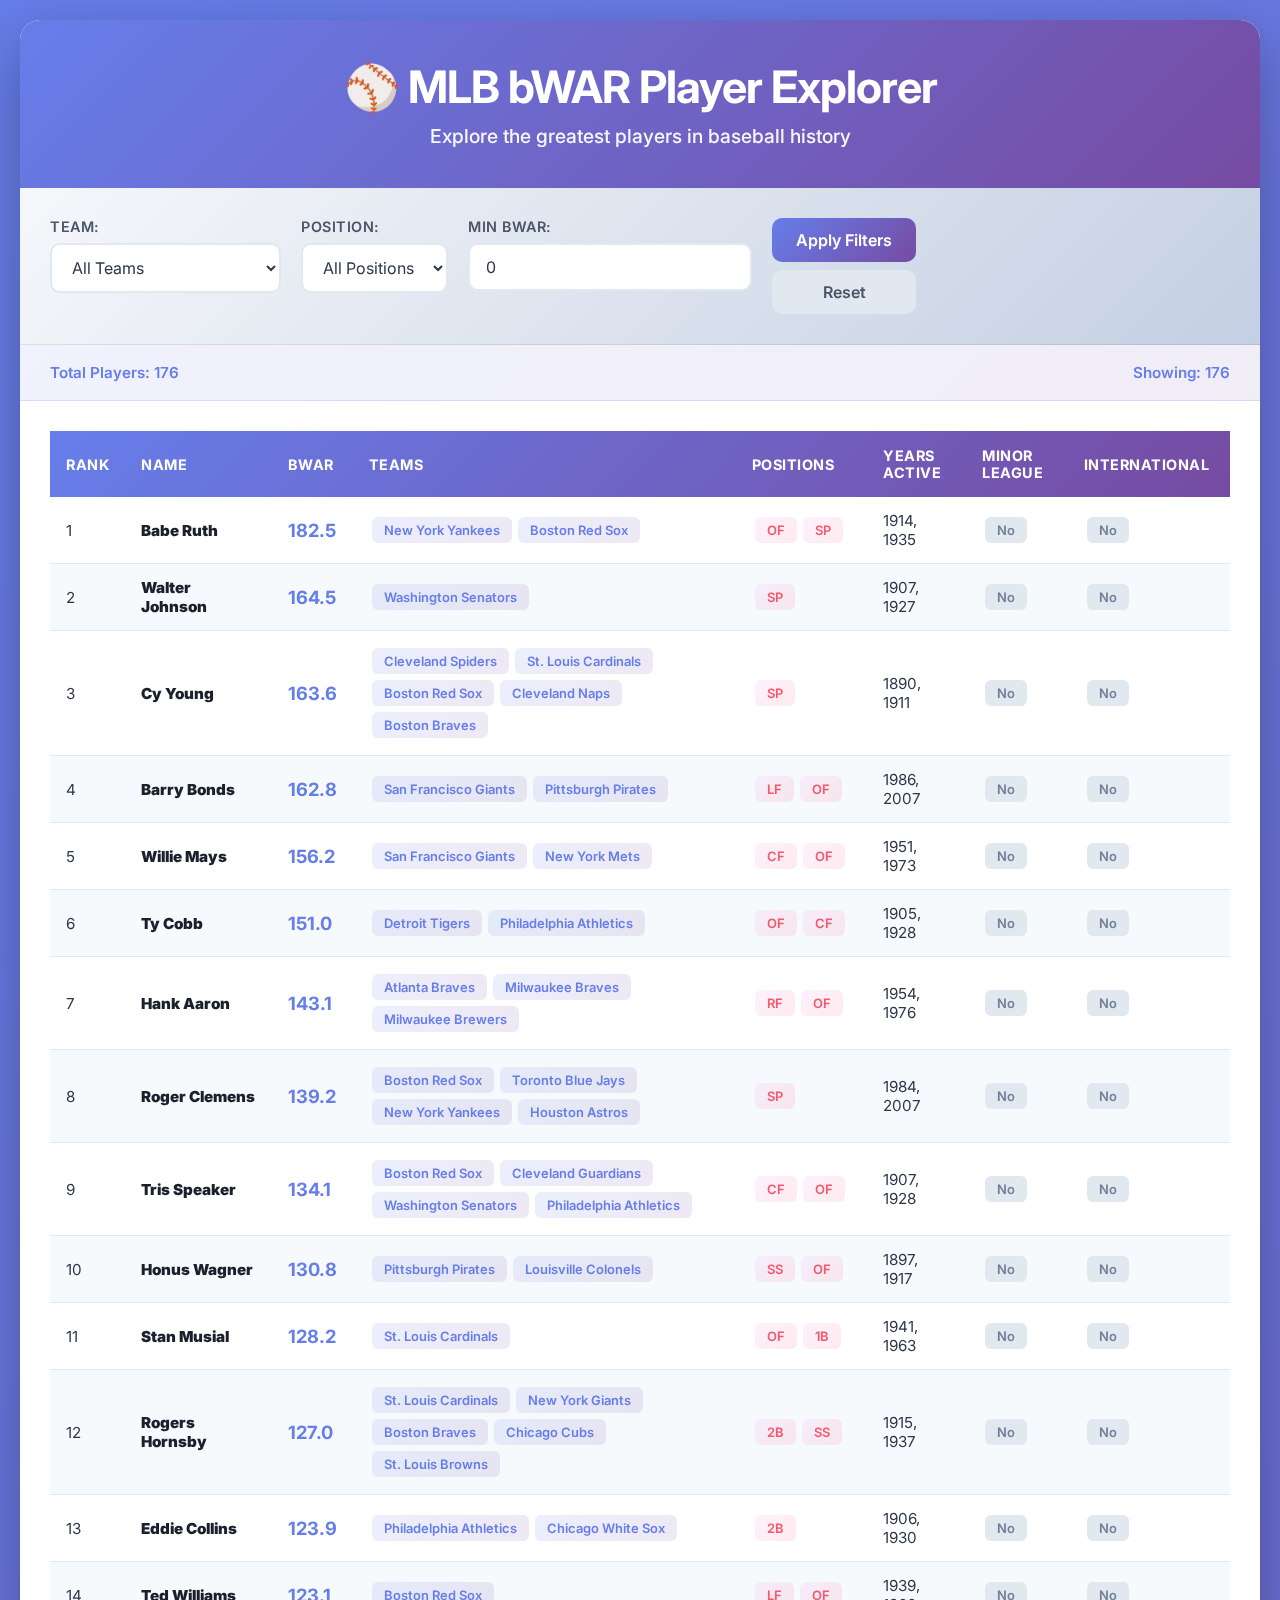
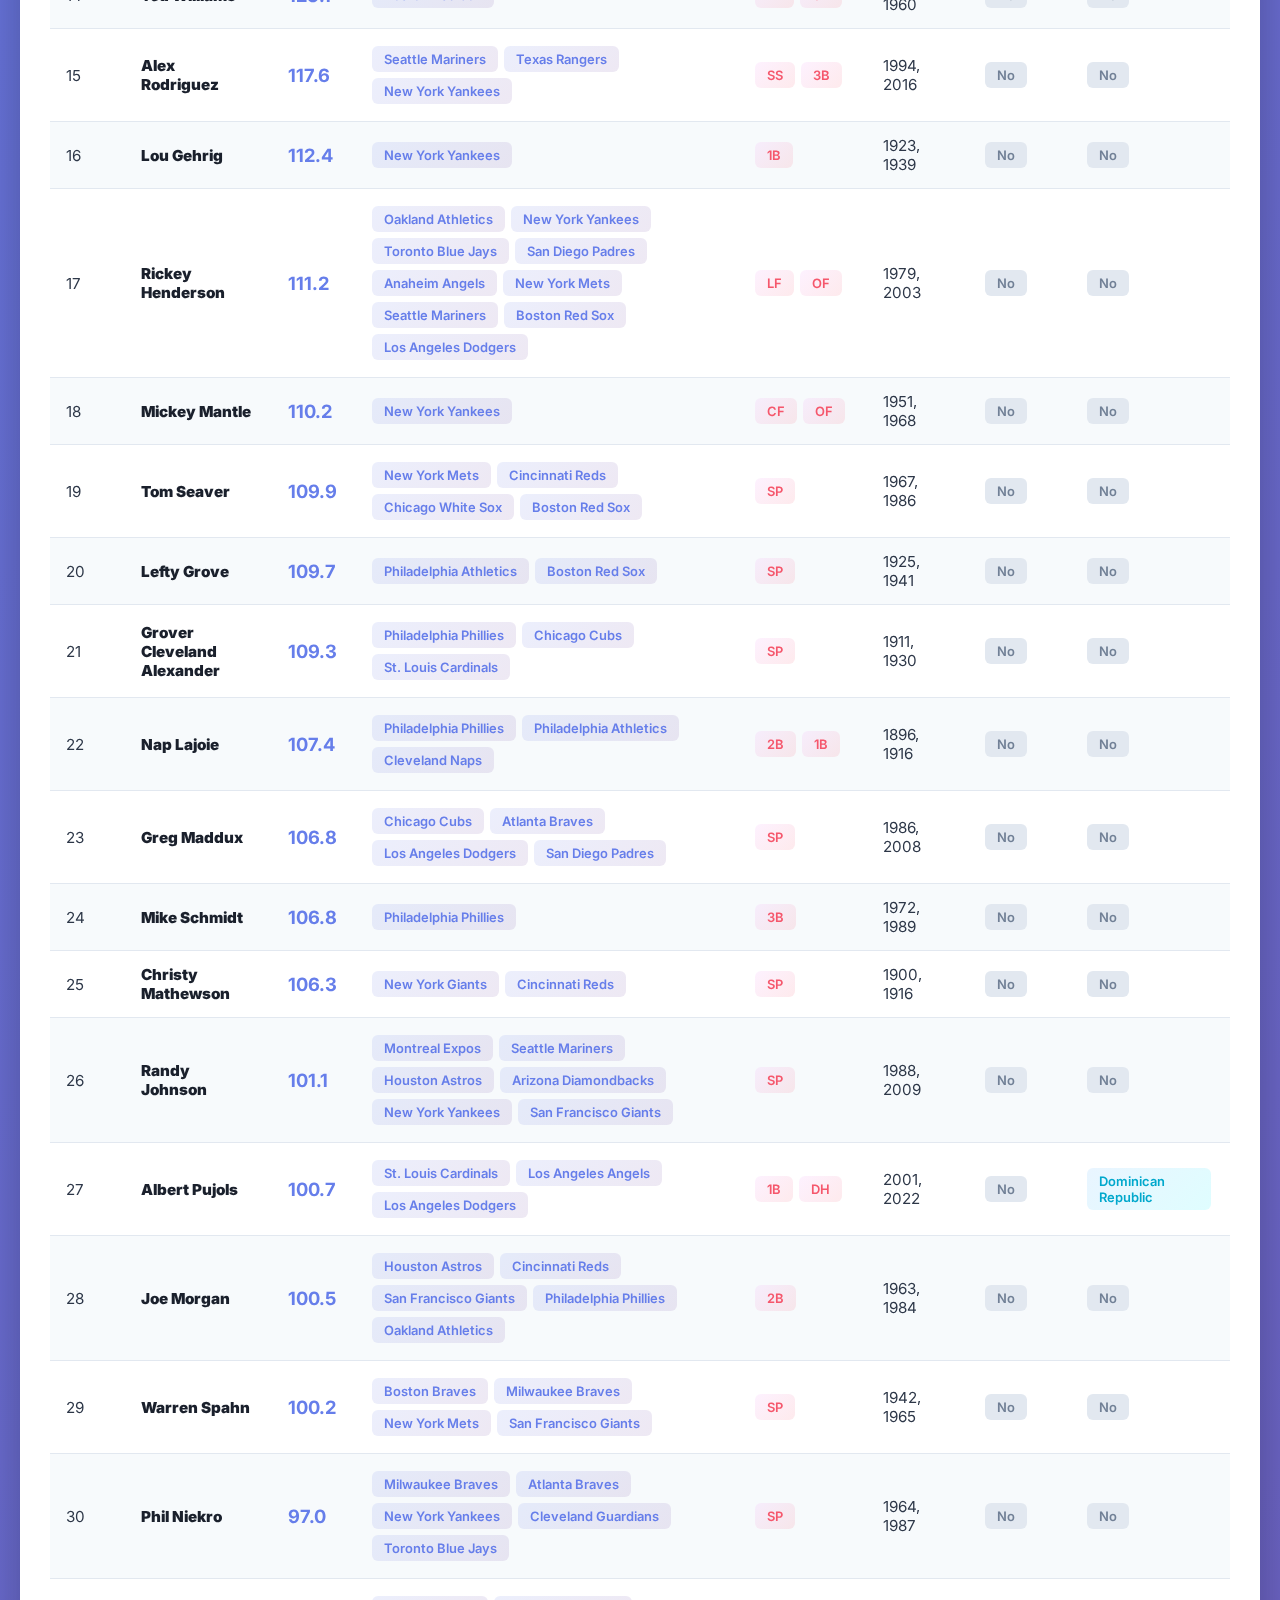
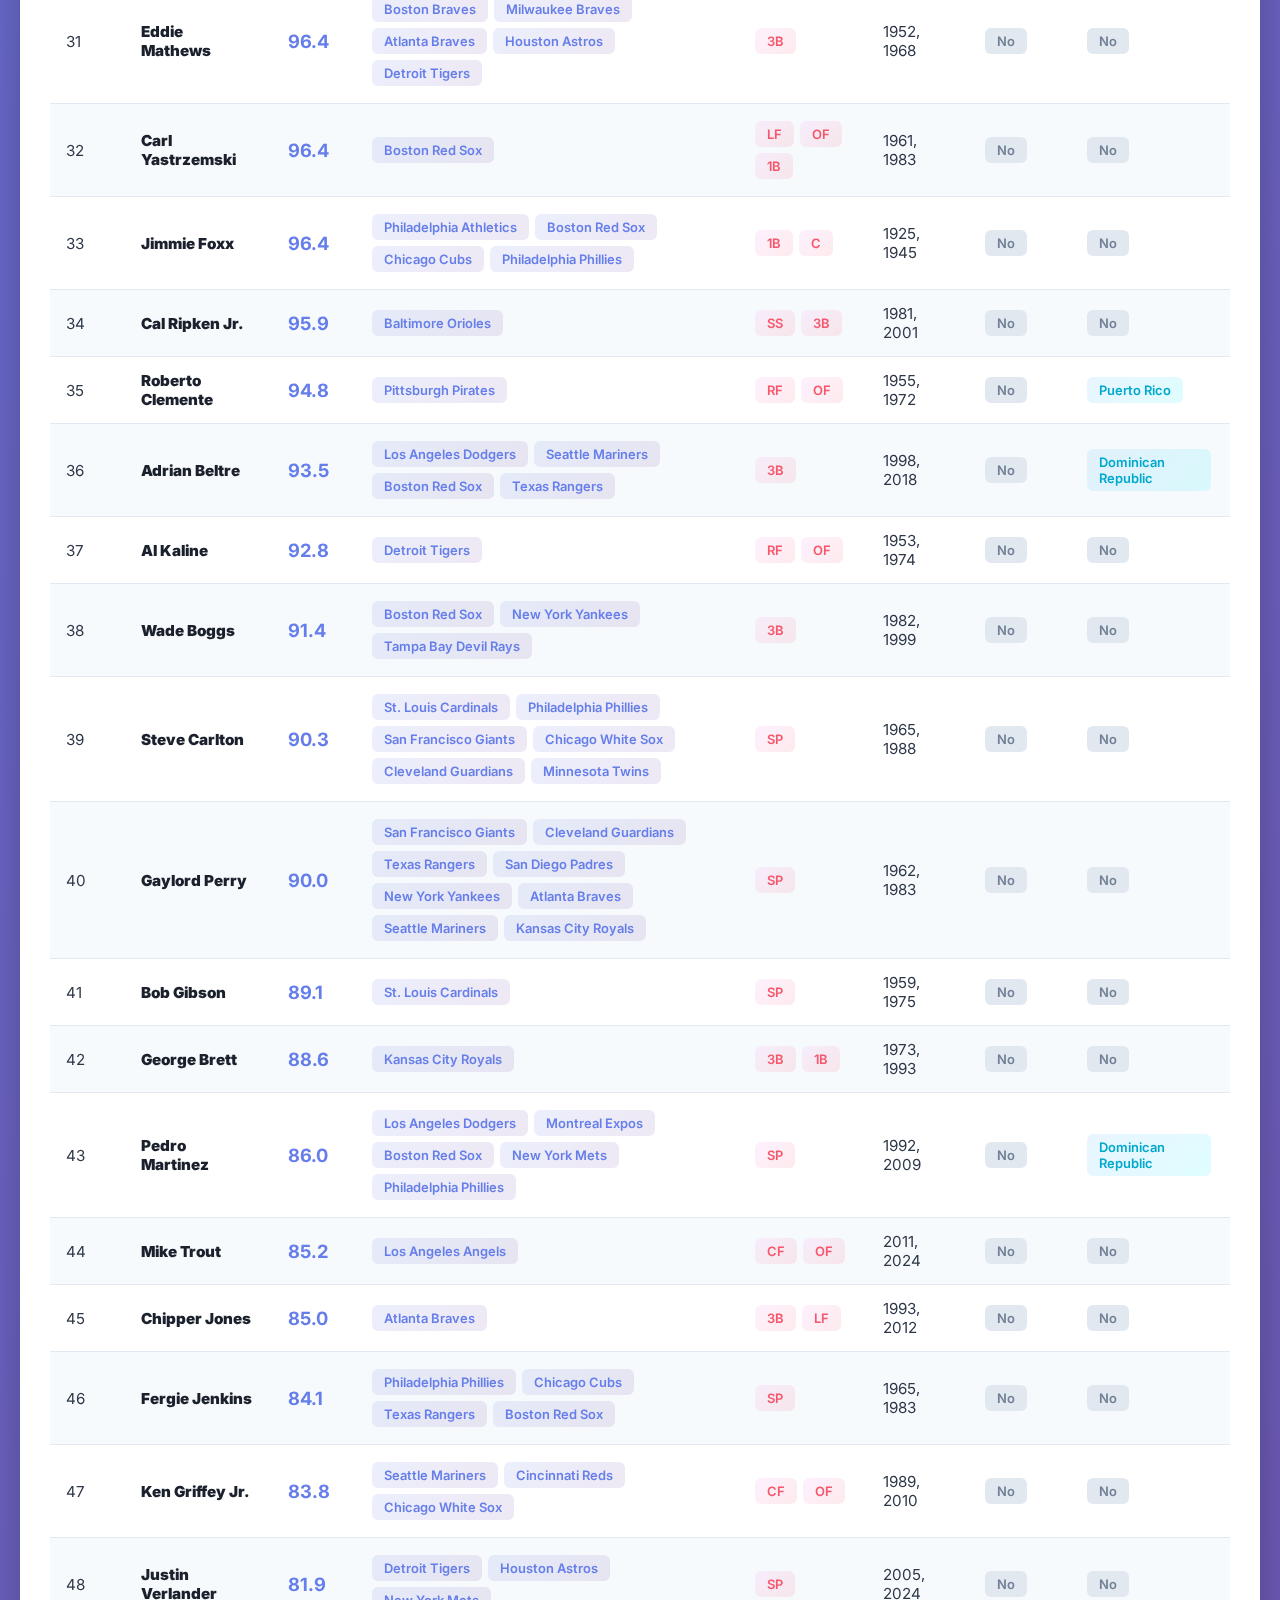
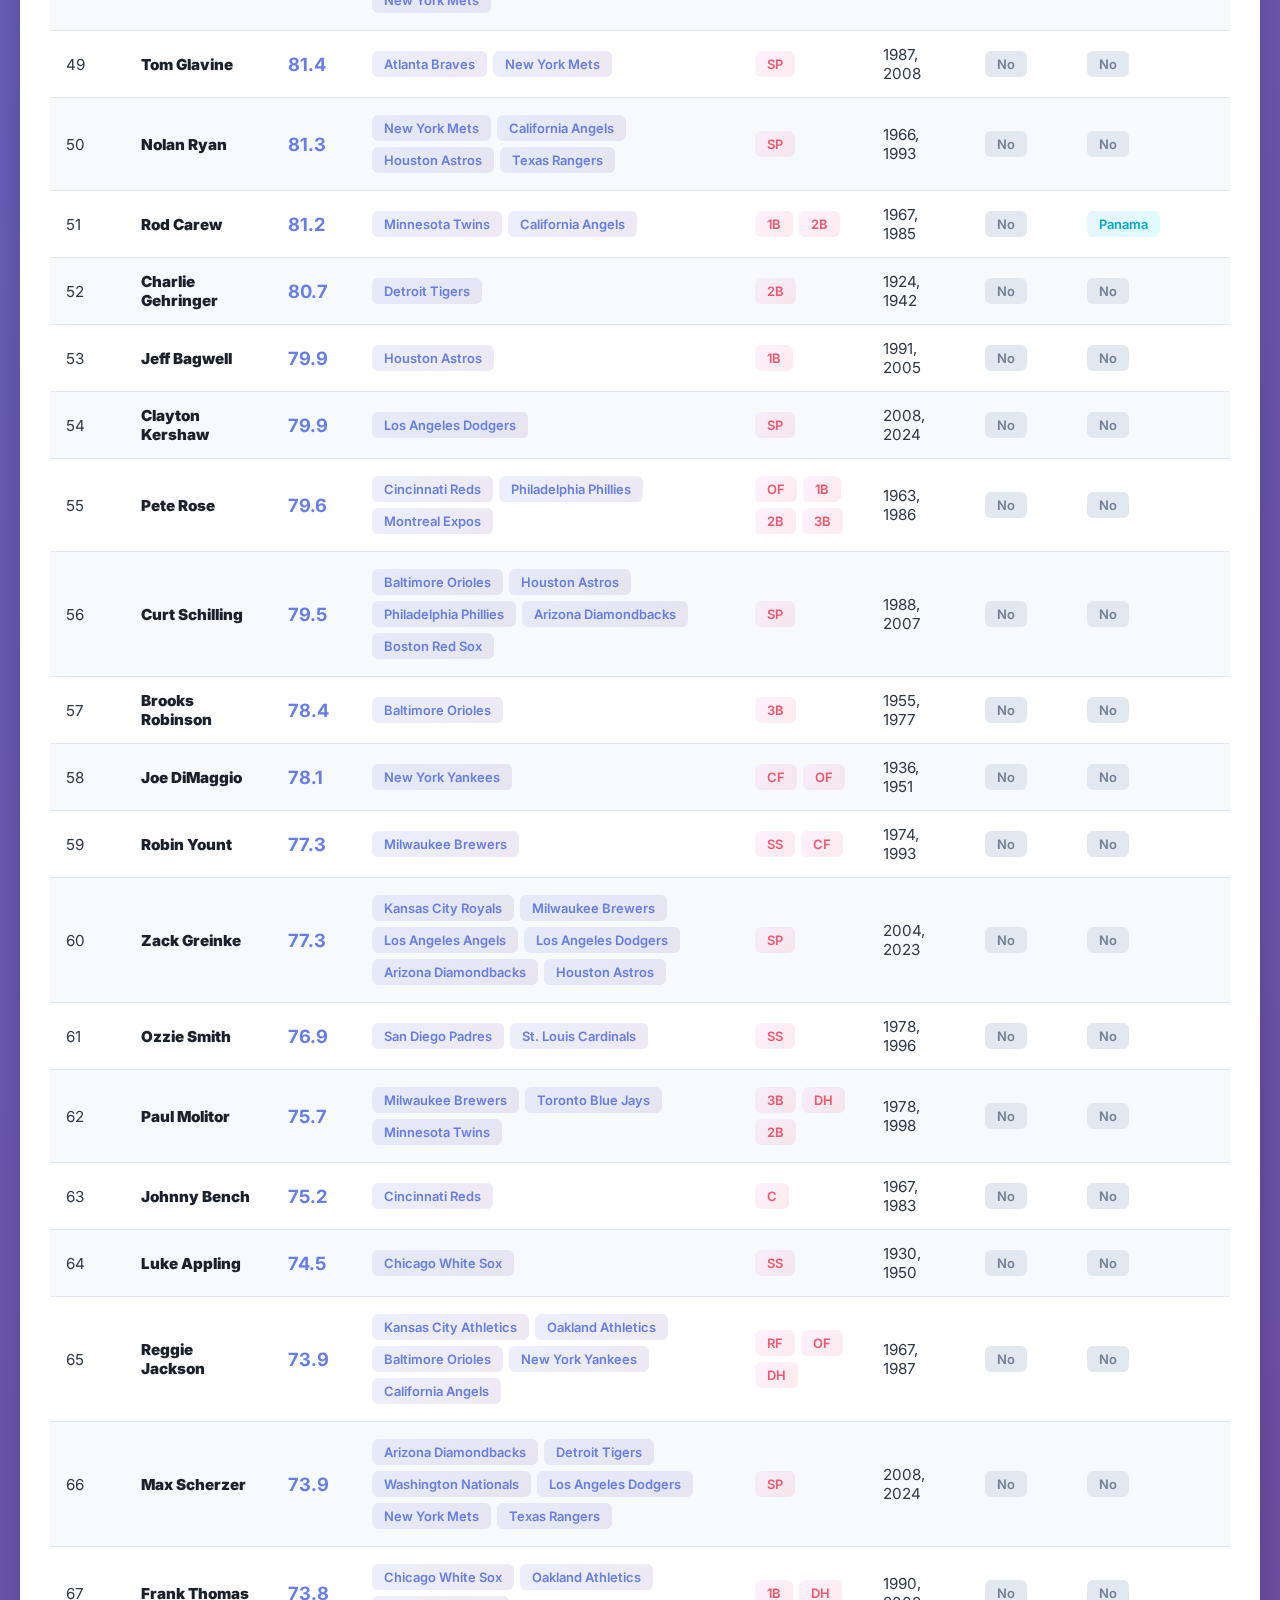
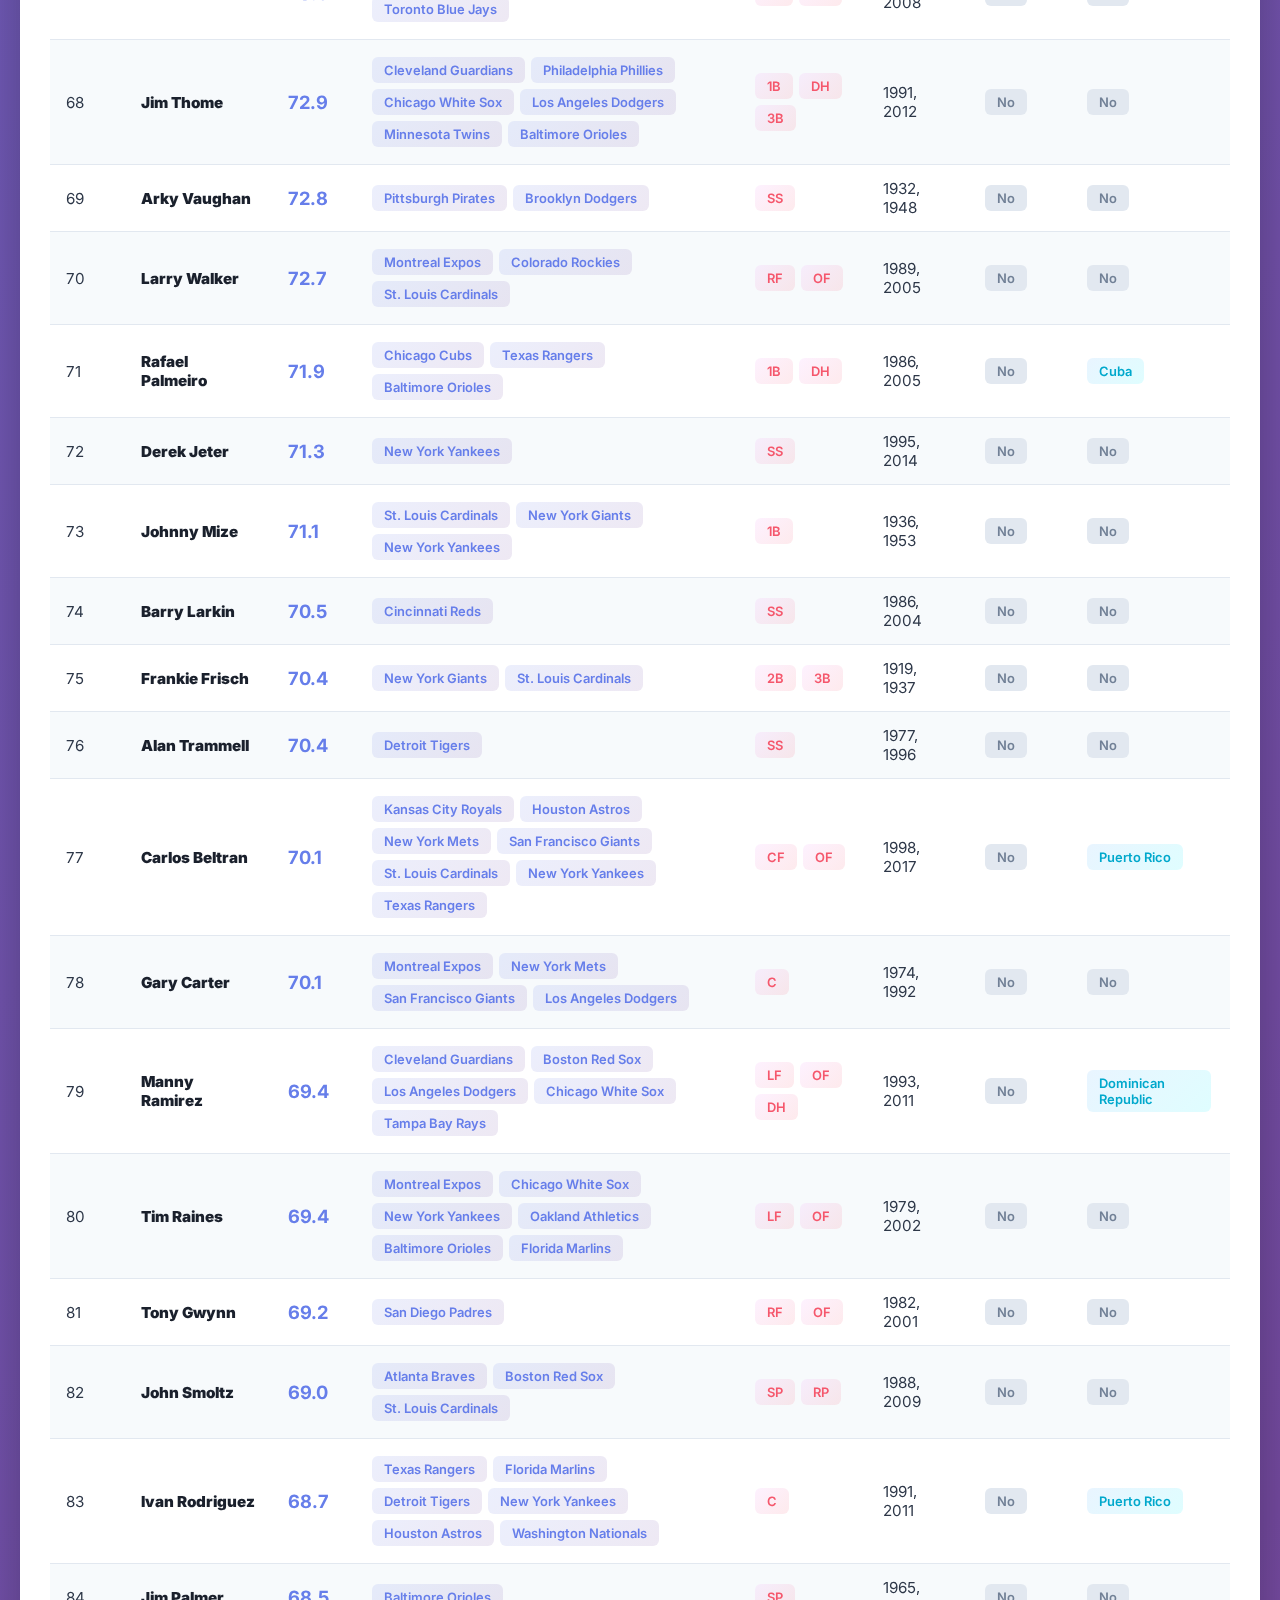
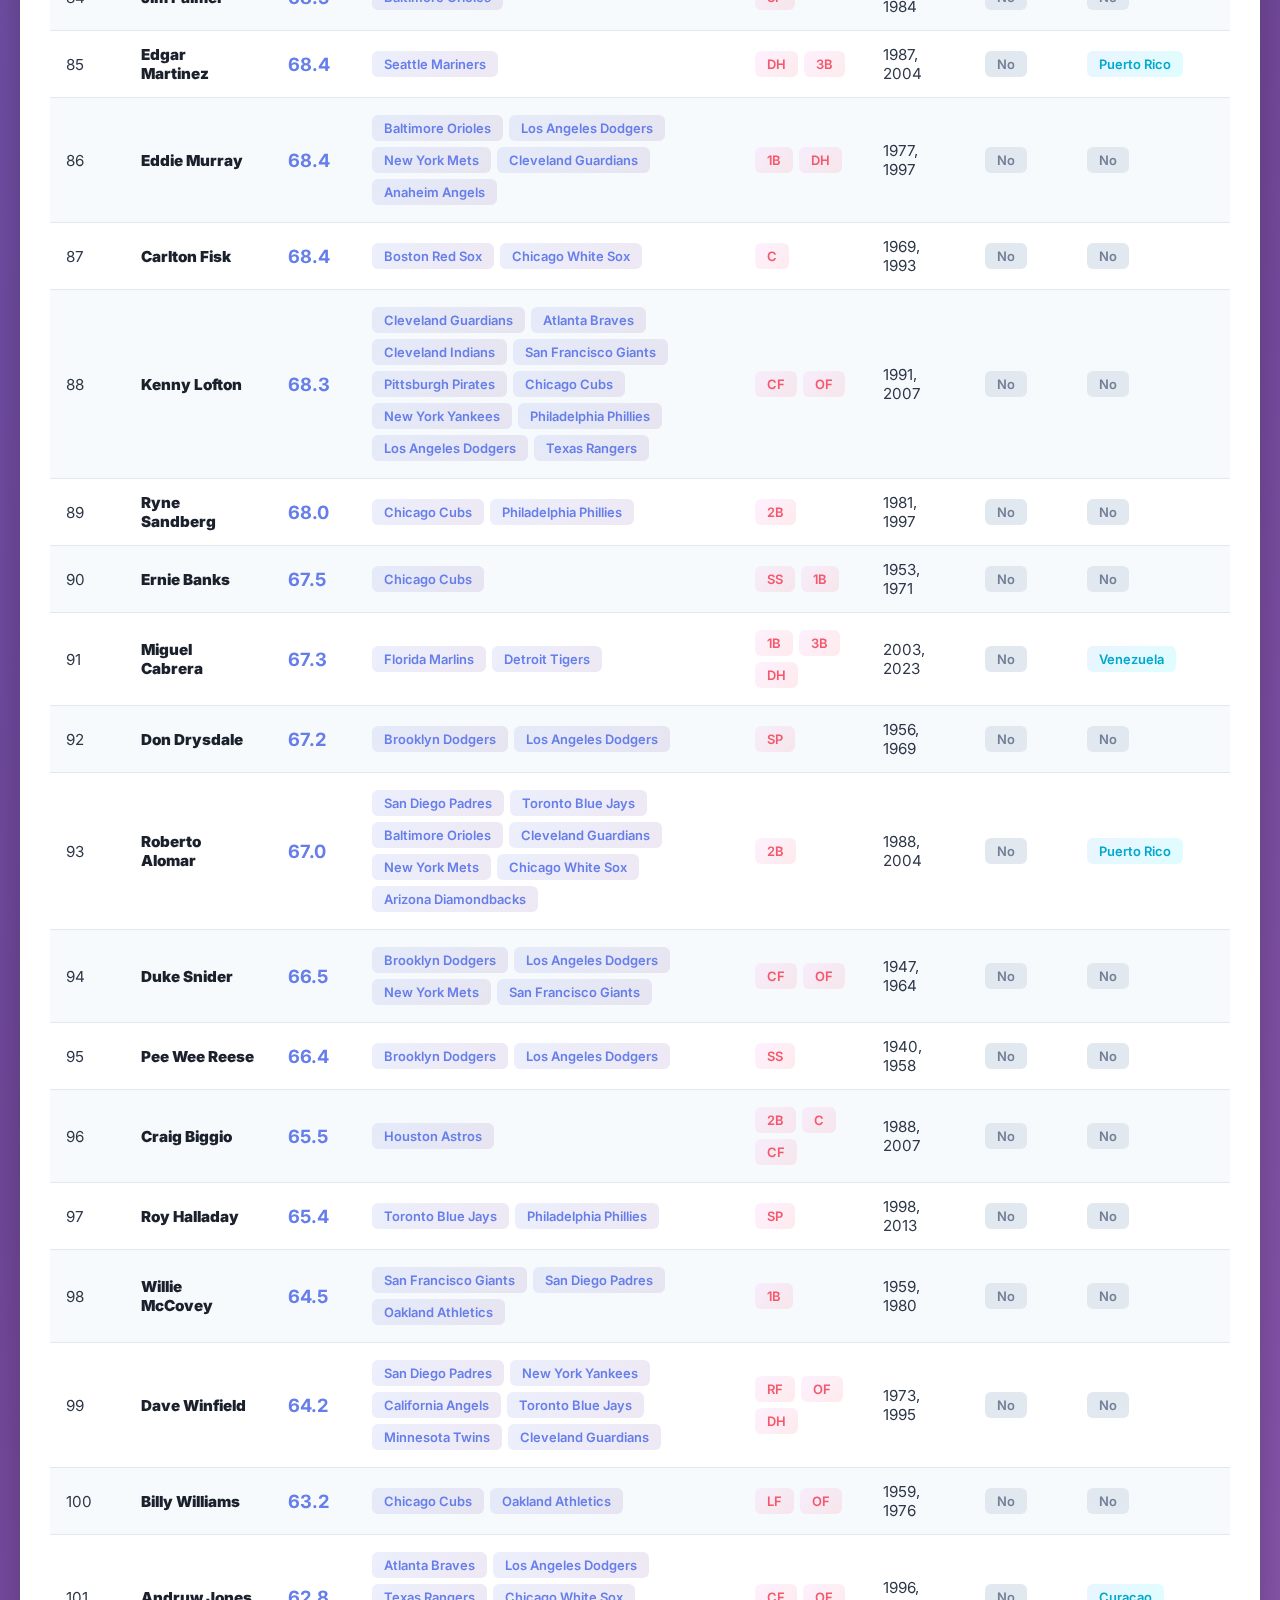
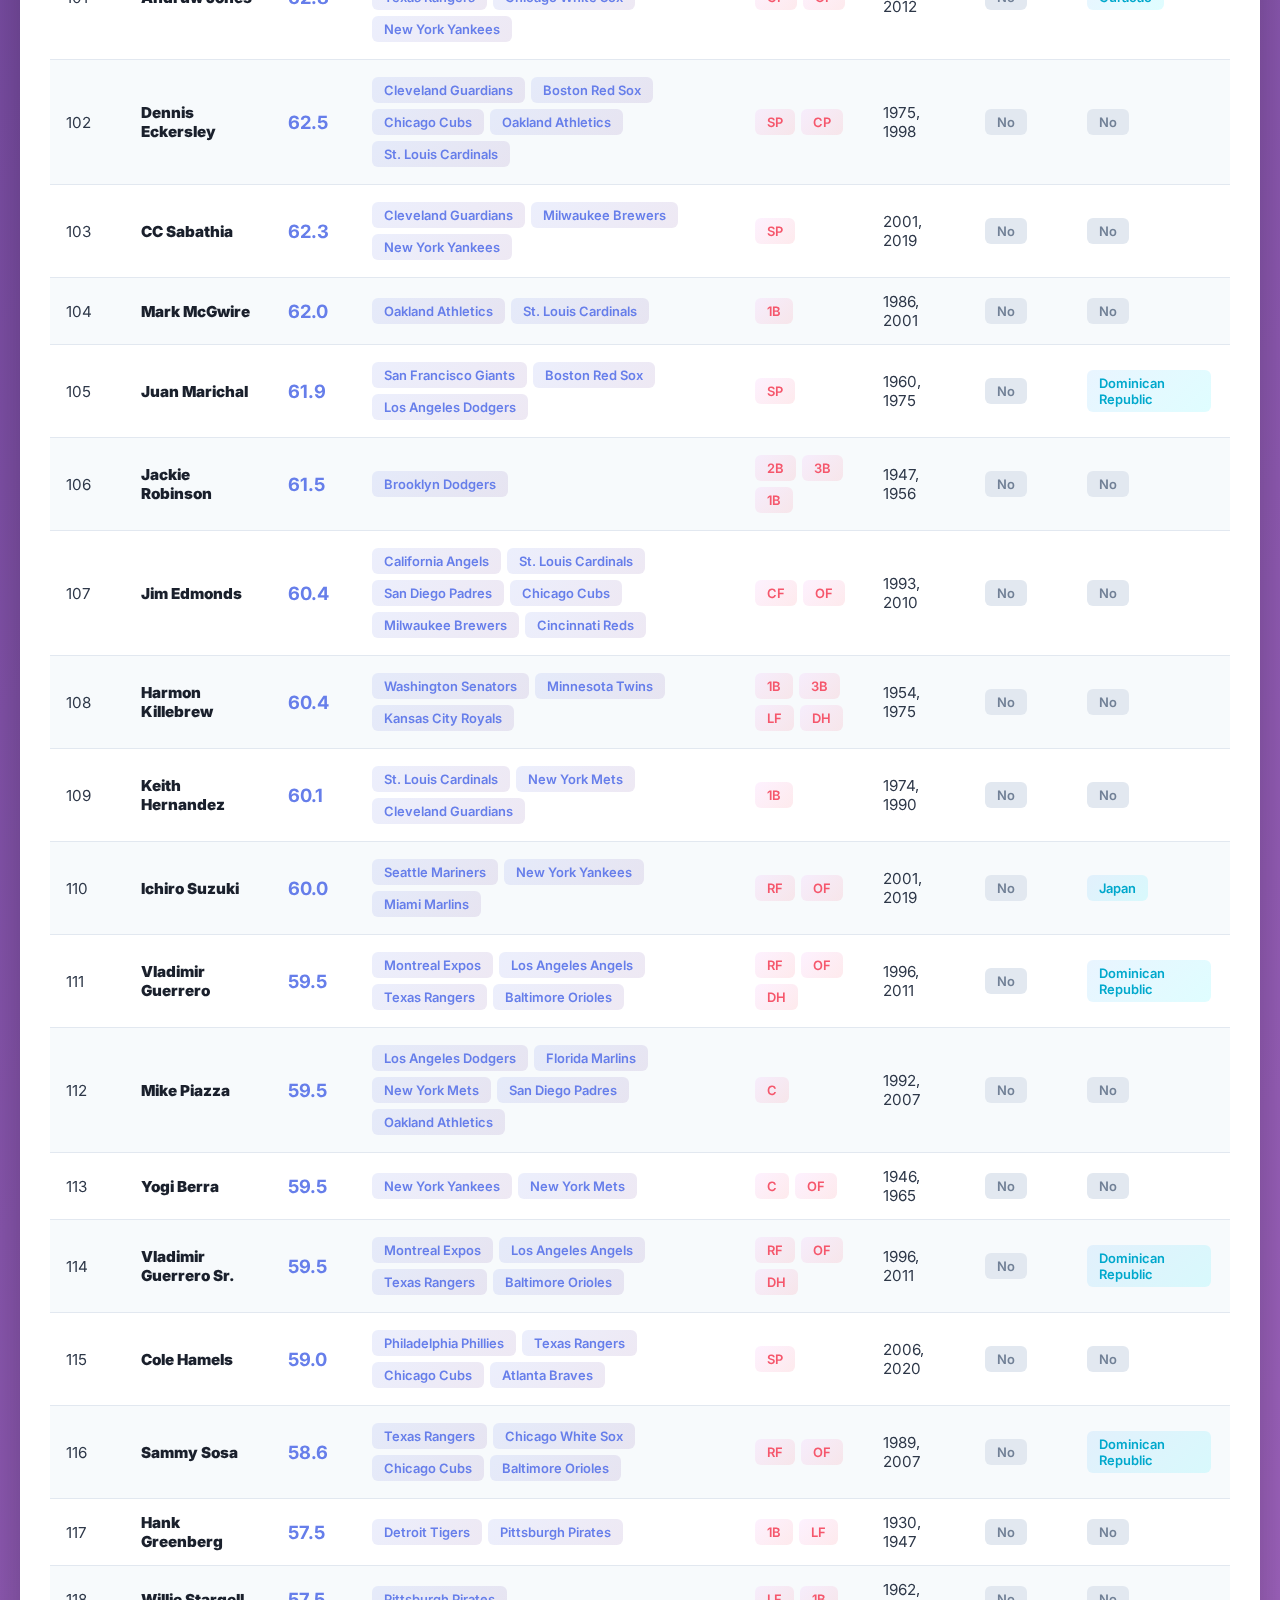
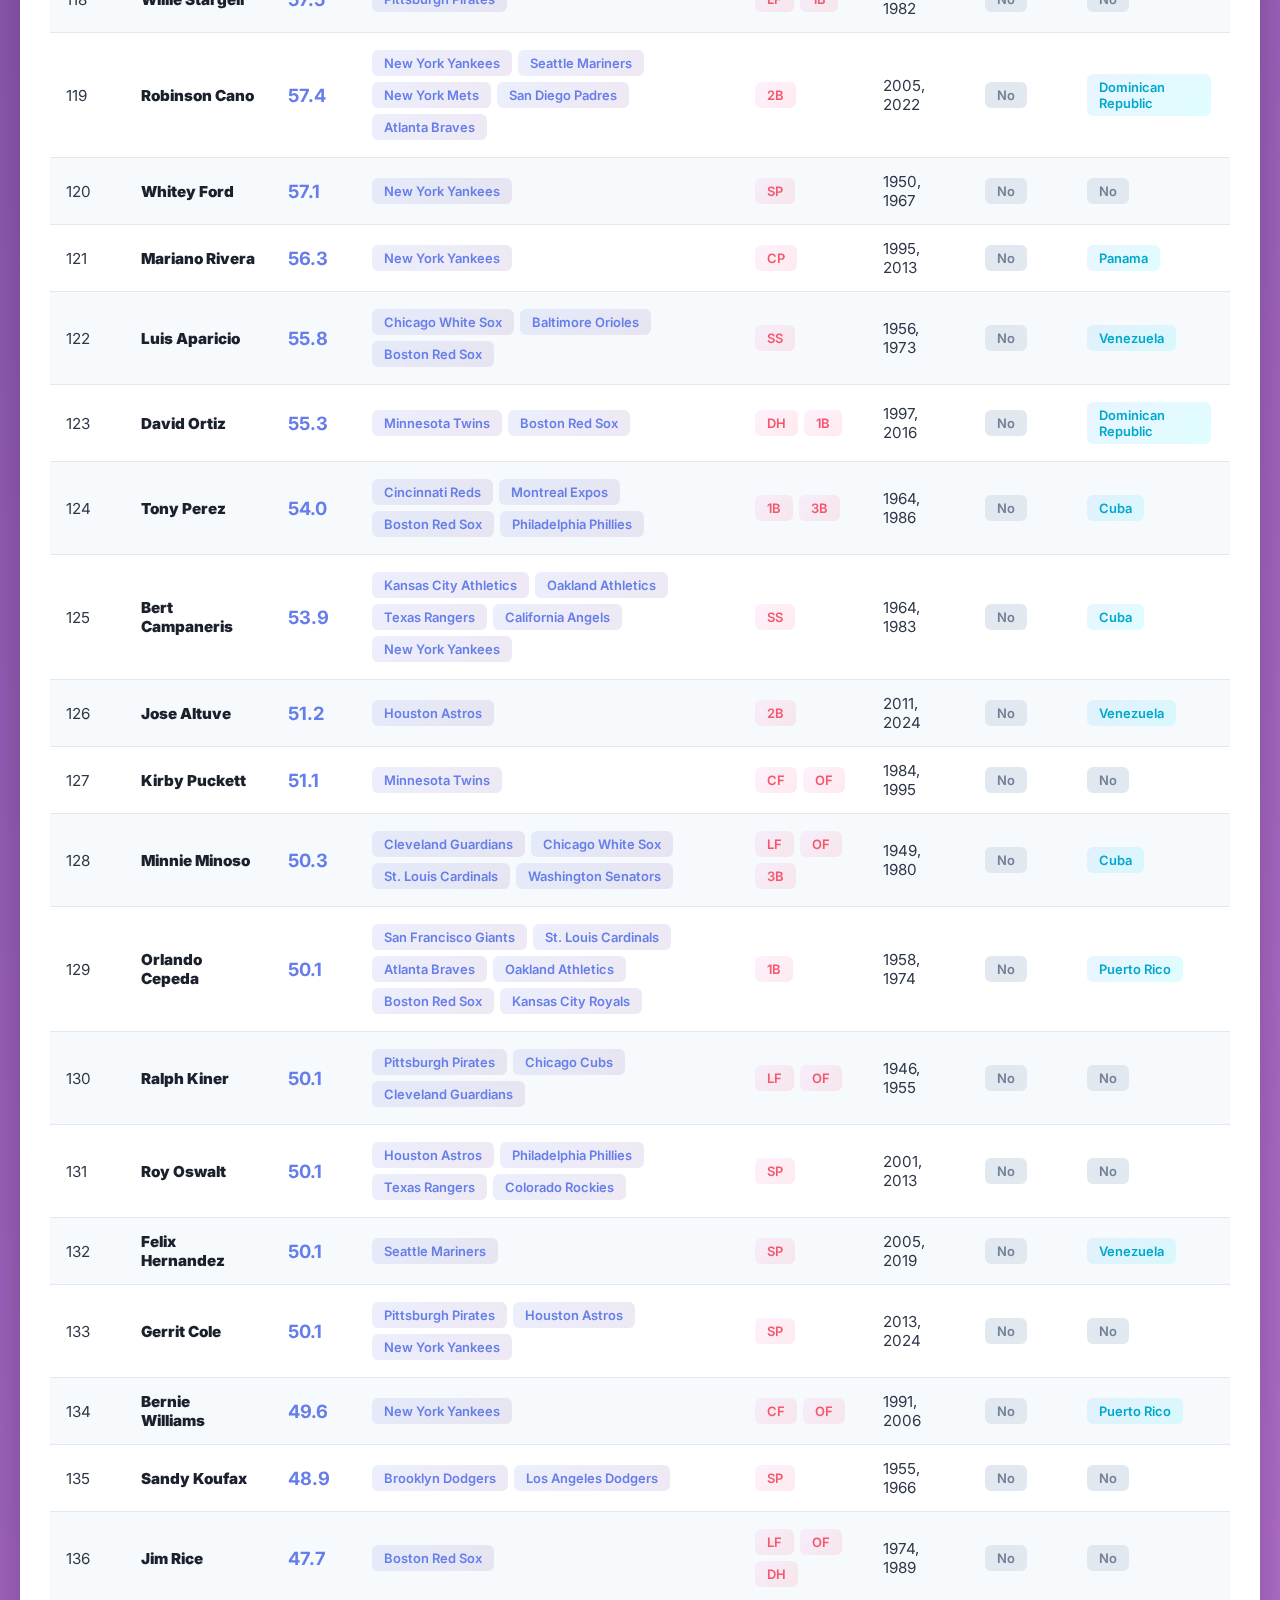
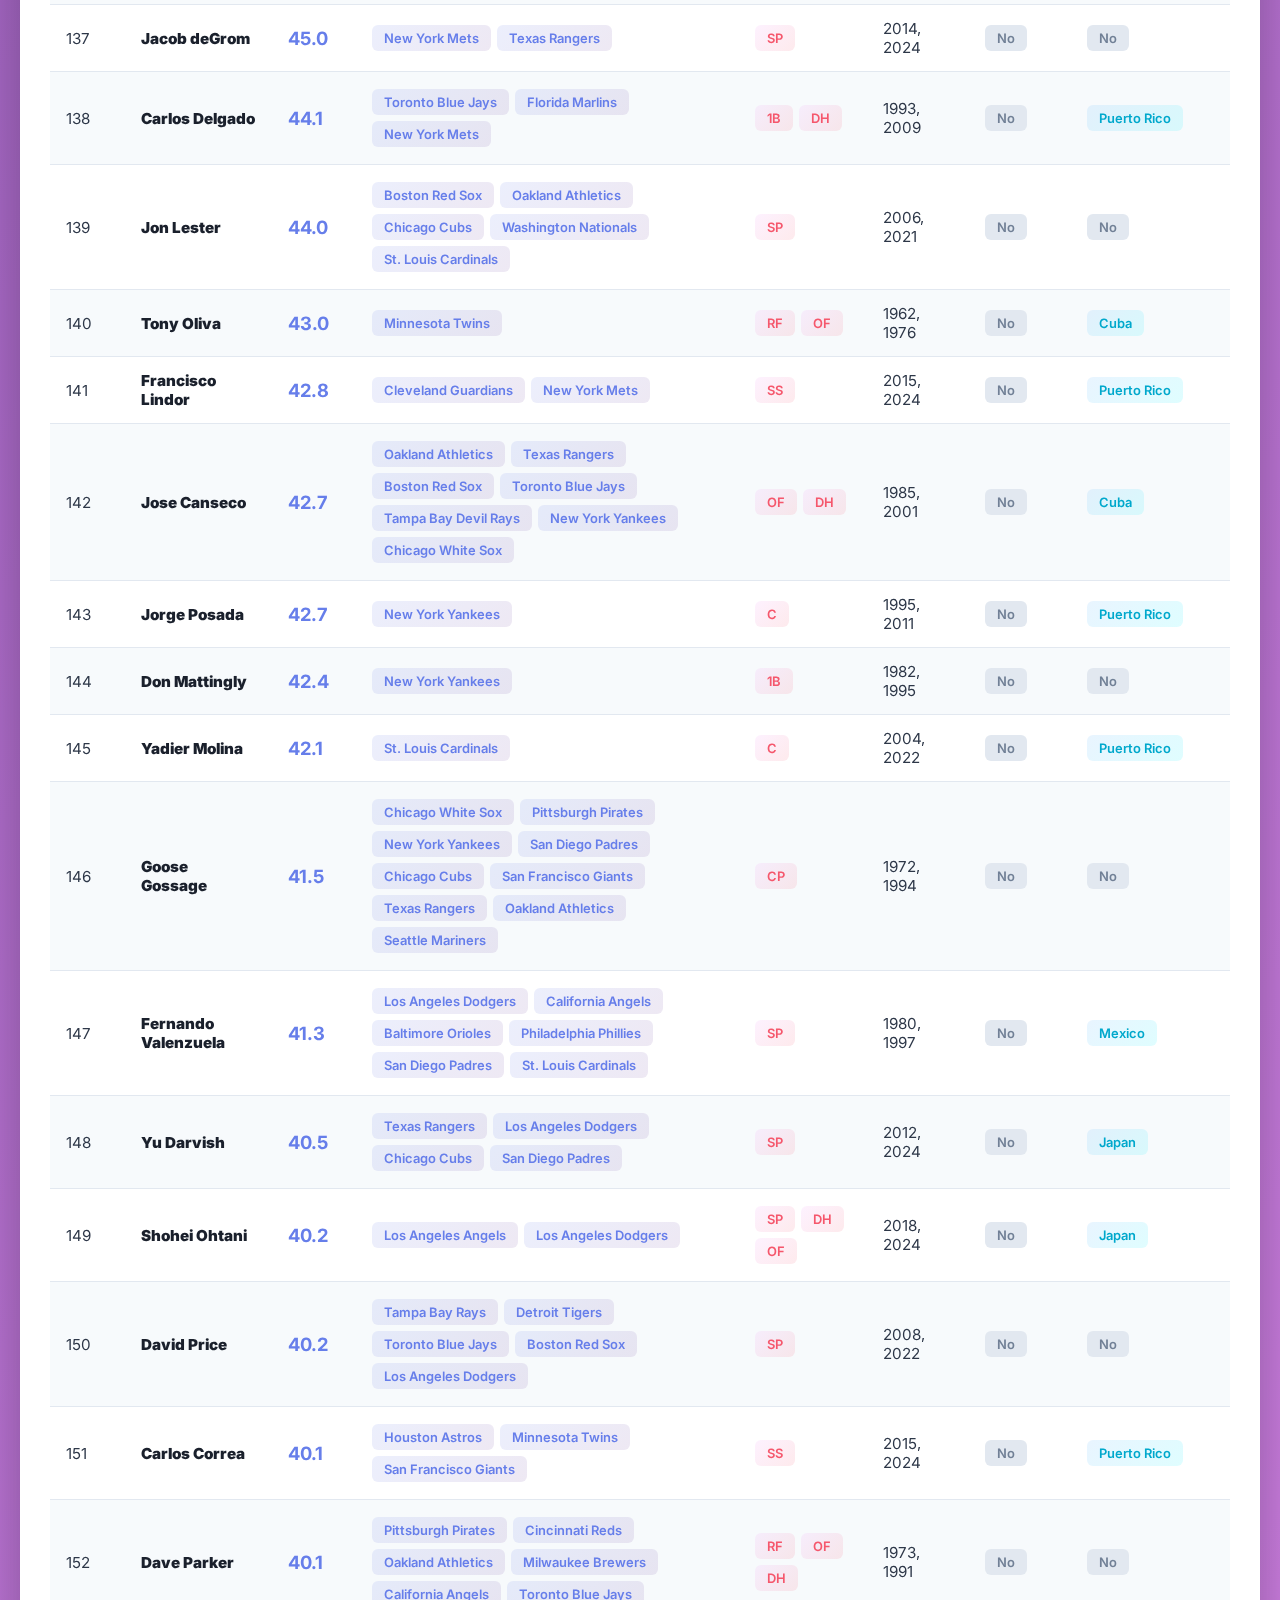
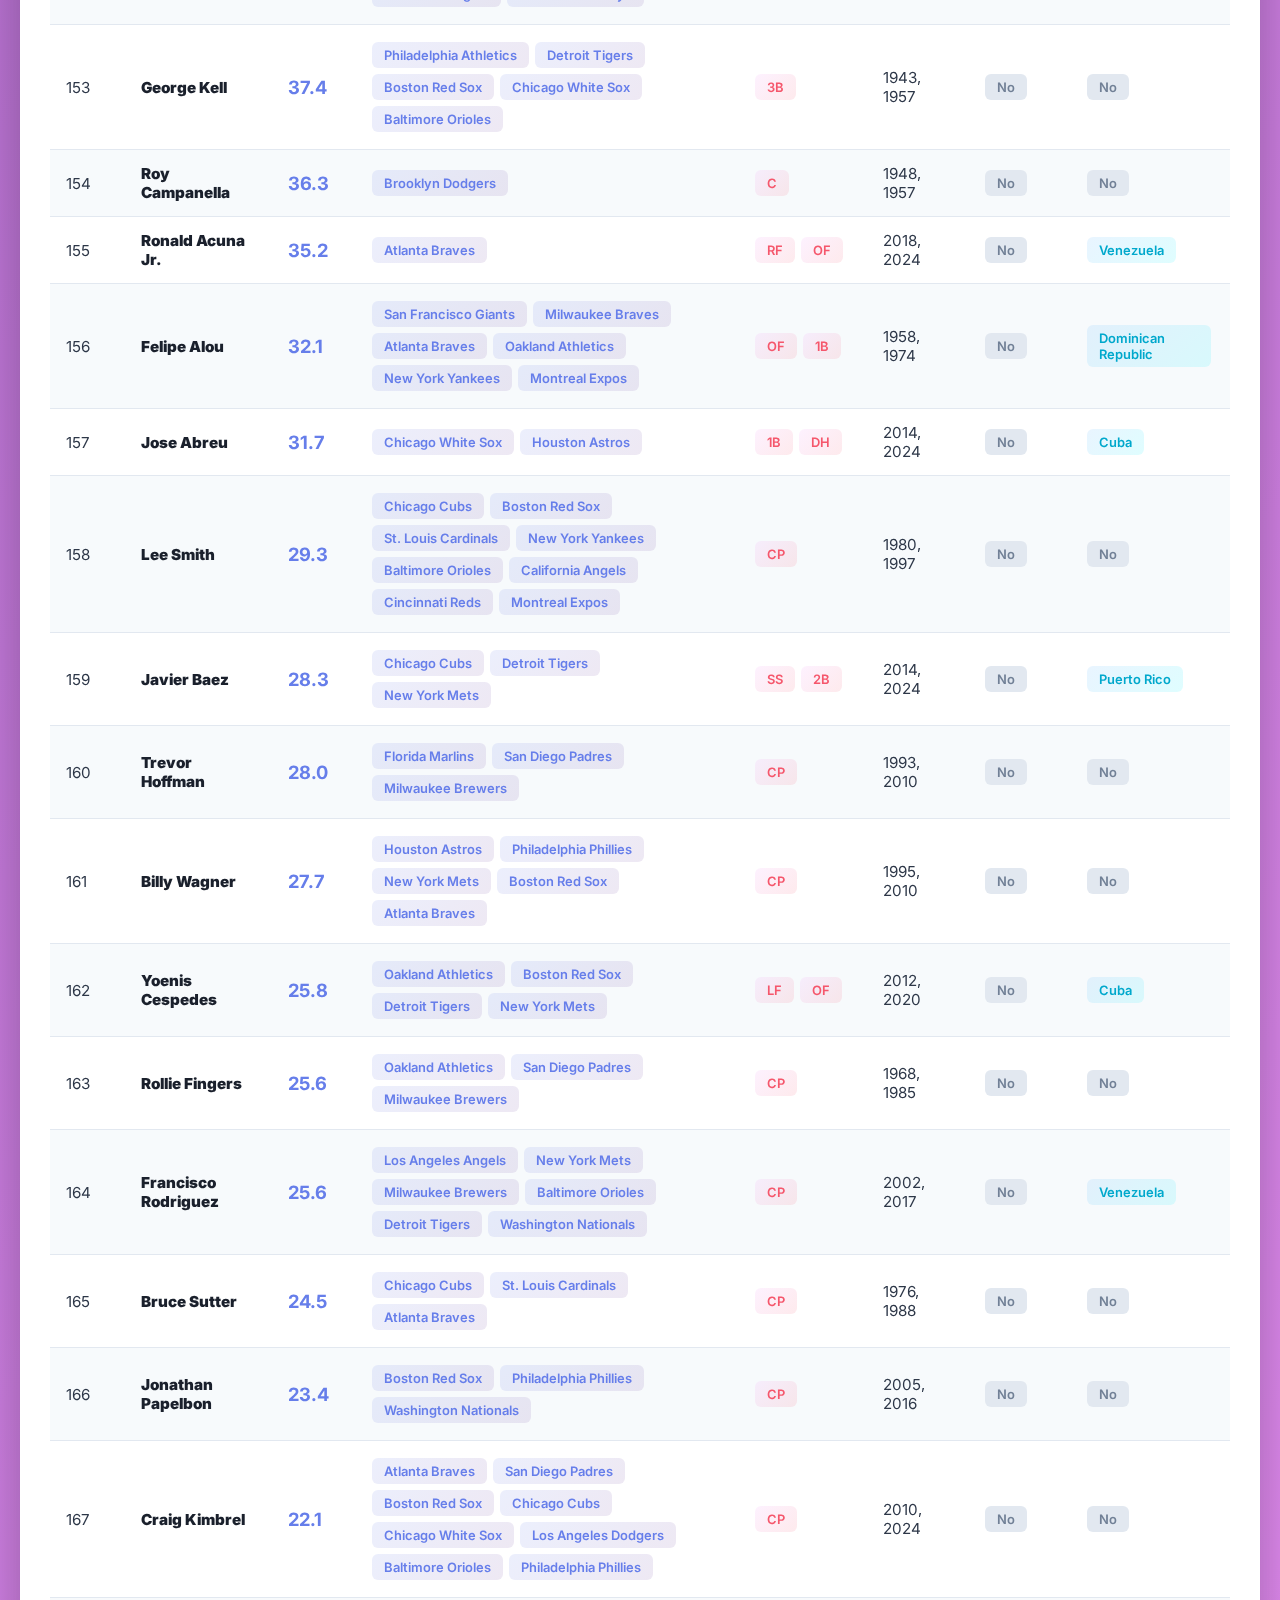
<file: index.html>
<!DOCTYPE html>
<html lang="en">
<head>
    <meta charset="UTF-8">
    <meta name="viewport" content="width=device-width, initial-scale=1.0">
    <title>MLB fWAR Player Explorer</title>
    <link rel="stylesheet" href="static/style.css">
</head>
<body>
    <div class="container">
        <header>
            <h1>⚾ MLB bWAR Player Explorer</h1>
            <p>Explore the greatest players in baseball history</p>
        </header>

        <div class="filters">
            <div class="filter-group">
                <label for="team-filter">Team:</label>
                <select id="team-filter">
                    <option value="">All Teams</option>
                </select>
            </div>

            <div class="filter-group">
                <label for="position-filter">Position:</label>
                <select id="position-filter">
                    <option value="">All Positions</option>
                </select>
            </div>

            <div class="filter-group">
                <label for="min-fwar">Min bWAR:</label>
                <input type="number" id="min-fwar" value="0" step="0.1" min="0">
            </div>

            <div class="filter-group">
                <button id="apply-filters">Apply Filters</button>
                <button id="reset-filters">Reset</button>
            </div>
        </div>

        <div class="stats-bar">
            <span id="total-count">Total Players: 0</span>
            <span id="showing-count">Showing: 0</span>
        </div>

        <div class="results">
            <table id="players-table">
                <thead>
                    <tr>
                        <th>Rank</th>
                        <th>Name</th>
                        <th>bWAR</th>
                        <th>Teams</th>
                        <th>Positions</th>
                        <th>Years Active</th>
                        <th>Minor League</th>
                        <th>International</th>
                    </tr>
                </thead>
                <tbody id="players-tbody">
                </tbody>
            </table>
        </div>

        <div class="loading" id="loading" style="display: none;">
            Loading...
        </div>
    </div>

    <script src="static/script.js"></script>
</body>
</html>
</file>
<file: static/style.css>
@import url('https://fonts.googleapis.com/css2?family=Inter:wght@400;500;600;700&display=swap');

* {
    margin: 0;
    padding: 0;
    box-sizing: border-box;
}

body {
    font-family: 'Inter', sans-serif;
    background: linear-gradient(135deg, #667eea 0%, #764ba2 50%, #f093fb 100%);
    min-height: 100vh;
    padding: 20px;
    color: #1a1a2e;
}

.container {
    max-width: 1600px;
    margin: 0 auto;
    background: rgba(255, 255, 255, 0.98);
    border-radius: 20px;
    box-shadow: 0 20px 60px rgba(0, 0, 0, 0.3);
    overflow: hidden;
    backdrop-filter: blur(10px);
}

header {
    background: linear-gradient(135deg, #667eea 0%, #764ba2 100%);
    color: #fff;
    padding: 40px;
    text-align: center;
}

header h1 {
    font-size: 2.8em;
    margin-bottom: 10px;
    font-weight: 700;
    letter-spacing: -1px;
}

header p {
    font-size: 1.2em;
    opacity: 0.95;
    font-weight: 500;
}

.filters {
    display: flex;
    flex-wrap: wrap;
    gap: 20px;
    padding: 30px;
    background: linear-gradient(135deg, #f5f7fa 0%, #c3cfe2 100%);
    border-bottom: 1px solid rgba(0, 0, 0, 0.1);
}

.filter-group {
    display: flex;
    flex-direction: column;
    gap: 8px;
}

.filter-group label {
    font-weight: 600;
    color: #4a5568;
    font-size: 0.9em;
    text-transform: uppercase;
    letter-spacing: 0.5px;
}

.filter-group select,
.filter-group input {
    padding: 12px 16px;
    border: 2px solid #e2e8f0;
    border-radius: 10px;
    font-size: 1em;
    background: #fff;
    color: #2d3748;
    transition: all 0.2s;
    font-family: 'Inter', sans-serif;
}

.filter-group select:focus,
.filter-group input:focus {
    outline: none;
    border-color: #667eea;
    box-shadow: 0 0 0 3px rgba(102, 126, 234, 0.1);
}

.filter-group select option {
    background: #fff;
    color: #2d3748;
}

.filter-group button {
    padding: 12px 24px;
    border: none;
    border-radius: 10px;
    font-size: 1em;
    font-weight: 600;
    cursor: pointer;
    transition: all 0.2s;
    font-family: 'Inter', sans-serif;
}

#apply-filters {
    background: linear-gradient(135deg, #667eea 0%, #764ba2 100%);
    color: #fff;
}

#apply-filters:hover {
    transform: translateY(-2px);
    box-shadow: 0 8px 20px rgba(102, 126, 234, 0.4);
}

#reset-filters {
    background: #e2e8f0;
    color: #4a5568;
}

#reset-filters:hover {
    background: #cbd5e0;
    transform: translateY(-2px);
}

.stats-bar {
    display: flex;
    justify-content: space-between;
    padding: 18px 30px;
    background: linear-gradient(135deg, #667eea15 0%, #764ba215 100%);
    font-weight: 600;
    color: #667eea;
    font-size: 0.95em;
    border-bottom: 1px solid rgba(102, 126, 234, 0.2);
}

.results {
    padding: 30px;
    overflow-x: auto;
    background: #fff;
}

table {
    width: 100%;
    border-collapse: collapse;
}

thead {
    background: linear-gradient(135deg, #667eea 0%, #764ba2 100%);
    color: #fff;
    position: sticky;
    top: 0;
    z-index: 10;
}

th {
    padding: 16px;
    text-align: left;
    font-weight: 700;
    font-size: 0.9em;
    text-transform: uppercase;
    letter-spacing: 0.5px;
}

tbody tr {
    border-bottom: 1px solid #e2e8f0;
    transition: all 0.2s;
}

tbody tr:nth-child(even) {
    background: #f7fafc;
}

tbody tr:hover {
    background: linear-gradient(90deg, rgba(102, 126, 234, 0.05) 0%, rgba(118, 75, 162, 0.05) 100%);
    transform: scale(1.001);
}

td {
    padding: 14px 16px;
    font-size: 0.95em;
    color: #2d3748;
}

td:nth-child(2) {
    font-weight: 700;
    color: #1a202c;
}

td:nth-child(3) {
    font-weight: 700;
    color: #667eea;
    font-size: 1.15em;
}

.badge {
    display: inline-block;
    padding: 5px 12px;
    border-radius: 6px;
    font-size: 0.85em;
    font-weight: 600;
    margin: 3px;
    border: none;
}

.badge-team {
    background: linear-gradient(135deg, #667eea20 0%, #764ba220 100%);
    color: #667eea;
}

.badge-position {
    background: linear-gradient(135deg, #f093fb20 0%, #f5576c20 100%);
    color: #f5576c;
}

.badge-yes {
    background: linear-gradient(135deg, #4facfe20 0%, #00f2fe20 100%);
    color: #00a8cc;
}

.badge-no {
    background: #e2e8f0;
    color: #718096;
}

.loading {
    text-align: center;
    padding: 50px;
    font-size: 1.2em;
    color: #667eea;
    font-weight: 600;
}

::-webkit-scrollbar {
    width: 12px;
}

::-webkit-scrollbar-track {
    background: #f7fafc;
}

::-webkit-scrollbar-thumb {
    background: linear-gradient(135deg, #667eea 0%, #764ba2 100%);
    border-radius: 6px;
}

::-webkit-scrollbar-thumb:hover {
    background: linear-gradient(135deg, #764ba2 0%, #667eea 100%);
}

@media (max-width: 768px) {
    header h1 {
        font-size: 2em;
    }
    
    .filters {
        flex-direction: column;
    }
    
    .filter-group {
        width: 100%;
    }
    
    table {
        font-size: 0.85em;
    }
    
    th, td {
        padding: 10px;
    }
}
</file>
